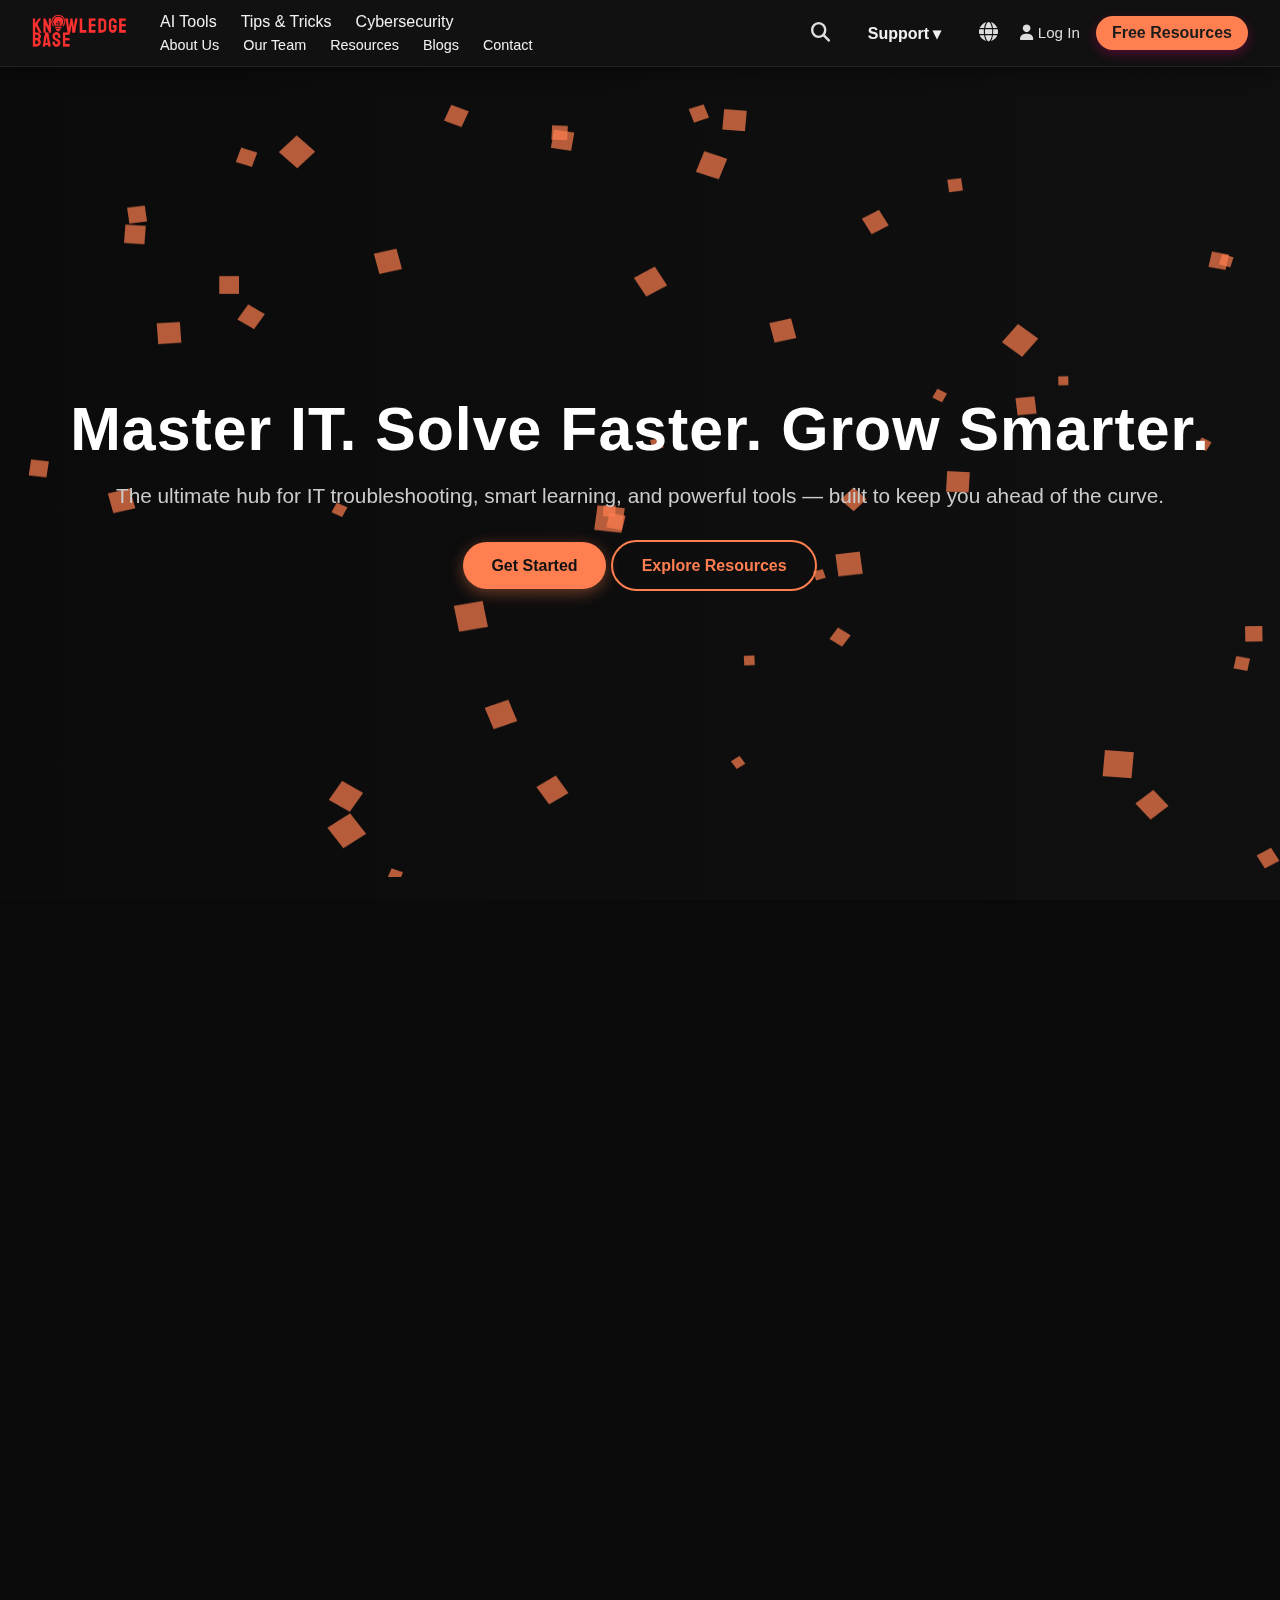
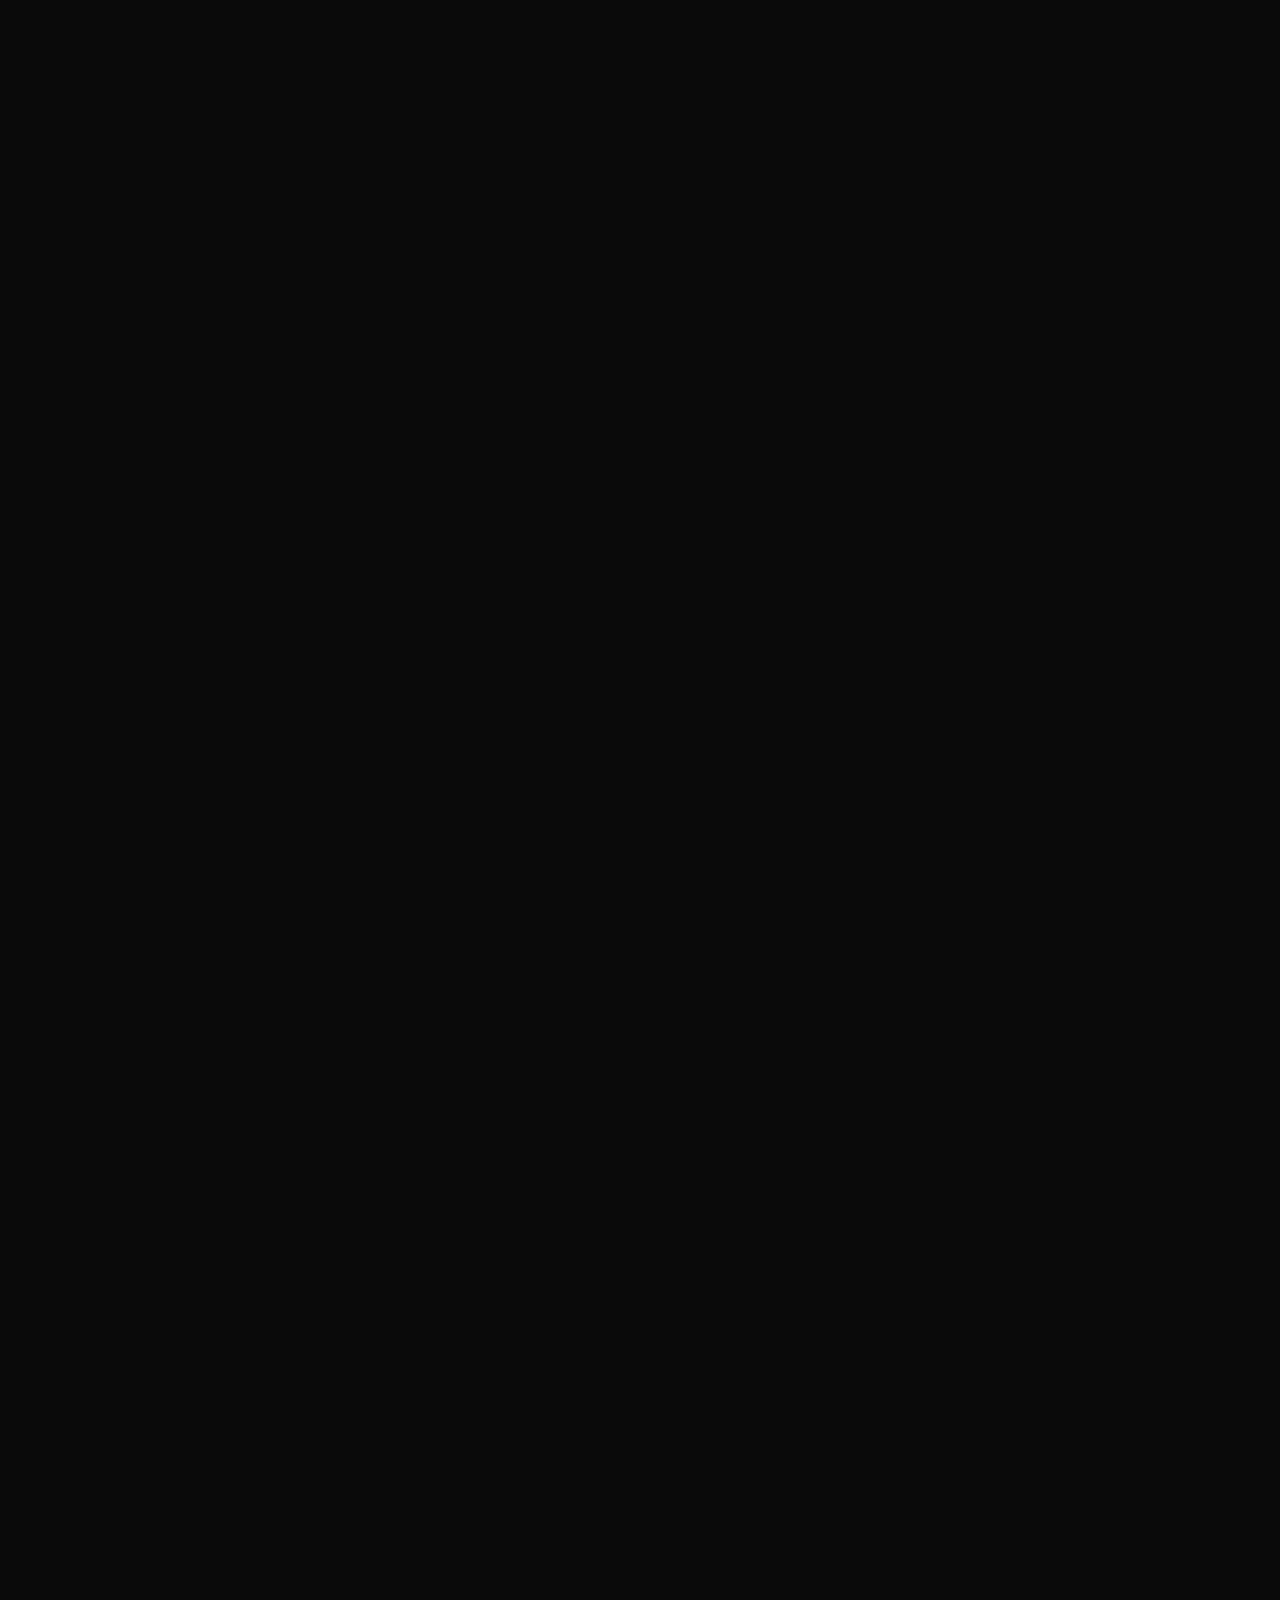
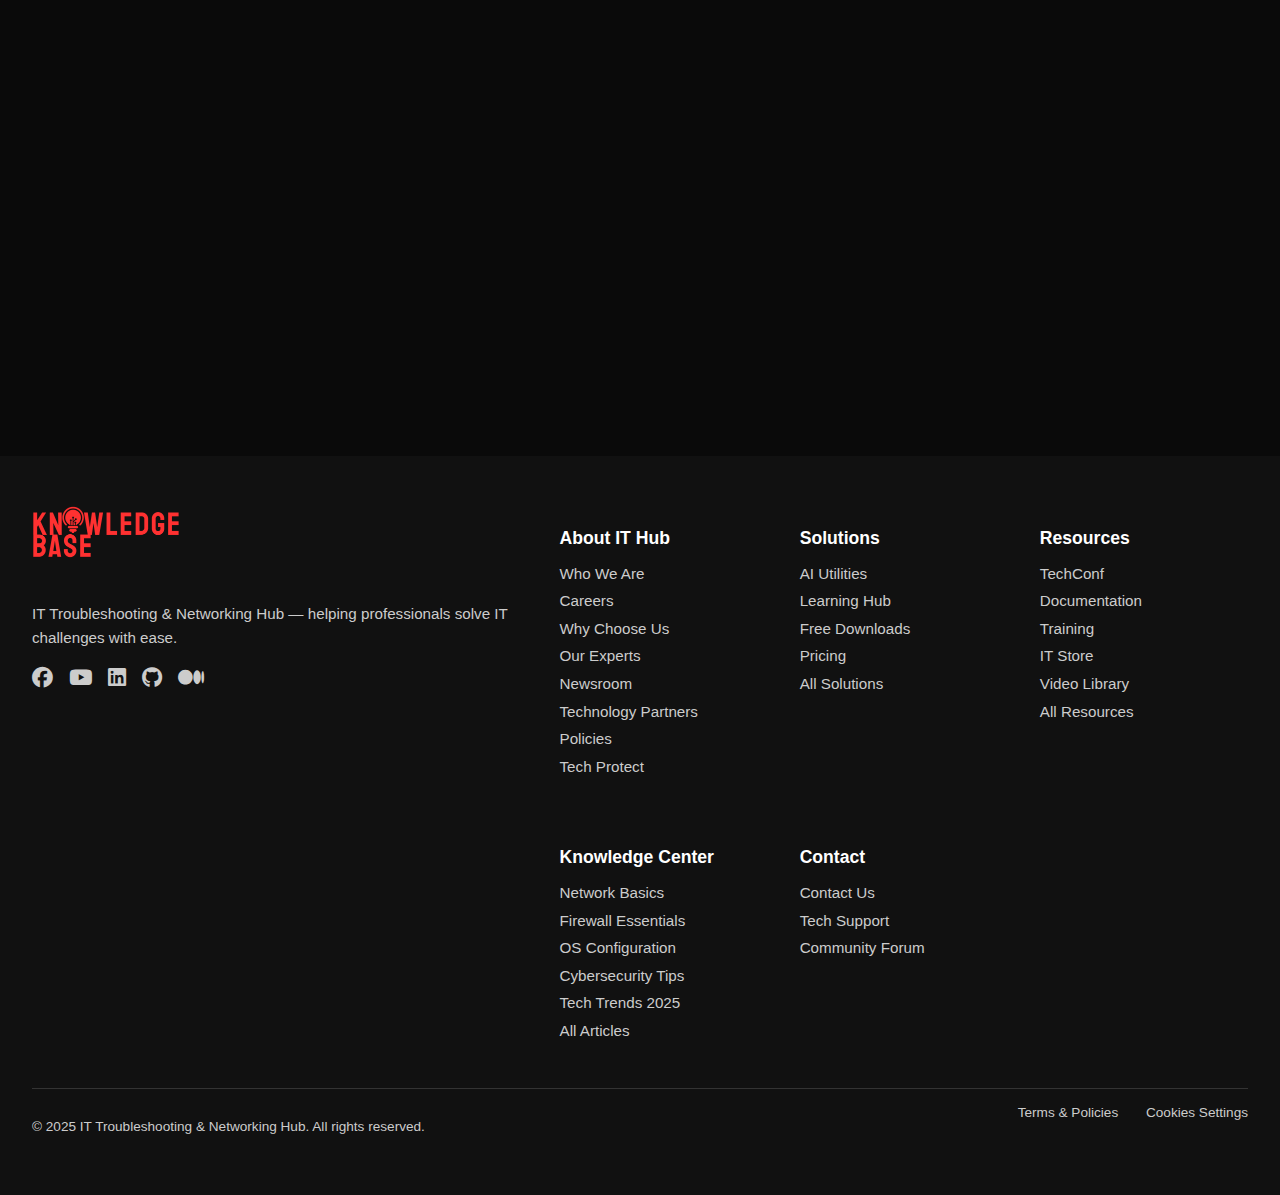
<file: docs/index.html>
<!DOCTYPE html>
<html lang="en">

<head>
    <meta charset="UTF-8">
    <meta name="viewport" content="width=device-width, initial-scale=1.0">
    <title>KnowledgeBase</title>
    <link rel="stylesheet" href="css/main.css">
    <link rel="stylesheet" href="css/animations.css">
    <link rel="stylesheet" href="https://cdnjs.cloudflare.com/ajax/libs/font-awesome/6.4.0/css/all.min.css">
</head>

<body>

    <!-- 🔹 HEADER / NAVBAR -->
    <header class="navbar">
        <div class="navbar-container">

            <!-- Logo -->
            <a href="index.html" class="logo">
                <img src="./assets/mainn.png" alt="IT Troubleshooting Logo">
            </a>

            <!-- Menu -->
            <nav class="nav-links">
                <ul>
                    <li><a href="ai_tools.html">AI Tools</a></li>
                    <li><a href="tips.html">Tips & Tricks</a></li>
                    <li><a href="security.html">Cybersecurity</a></li>
                </ul>
                <ul class="sub-links">
                    <li><a href="about_us.html">About Us</a></li>
                    <li><a href="team.html">Our Team</a></li>
                    <li><a href="resources.html">Resources</a></li>
                    <li><a href="blogs.html">Blogs</a></li>
                    <li><a href="contact.html">Contact</a></li>
                </ul>
            </nav>

            <!-- Right Side Actions -->
            <div class="nav-actions">
                <button class="icon-btn" title="Search"><i class="fas fa-search"></i></button>

                <!-- Support Dropdown -->
                <li class="dropdown">
                    <a href="support.html" class="dropdown-toggle">Support ▾</a>
                    <ul class="dropdown-content">
                        <li><a href="support.html">Help Center</a></li>
                        <li><a href="community.html">Community</a></li>
                        <li><a href="docs.html">Documentation</a></li>
                        <li><a href="career.html">Career</a></li>
                    </ul>
                </li>

                <button class="icon-btn" title="Language"><i class="fas fa-globe"></i></button>
                <a href="auth.html" class="nav-login"><i class="fas fa-user"></i> Log In</a>
                <a href="downloads.html" class="nav-cta">Free Resources</a>
            </div>
        </div>
    </header>

<!-- 🔹 HERO -->
<section class="hero">
  <canvas id="hero-bg"></canvas>
  <div class="hero-content">
    <h1>Master IT. Solve Faster. Grow Smarter.</h1>
    <p>The ultimate hub for IT troubleshooting, smart learning, and powerful tools — built to keep you ahead of the curve.</p>
    <a href="auth.html" class="btn primary">Get Started</a>
    <a href="resources.html" class="btn secondary">Explore Resources</a>
  </div>
</section>

<!-- 🔹 FEATURES -->
<section class="features reveal">
  <h2>Why Choose KnowledgeBase?</h2>
  <div class="feature-grid">
    <div class="feature-card reveal-zoom">
  <i class="fas fa-bolt"></i>
  <h3>Fast Search</h3>
  <p>Find answers instantly with optimized search tools.</p>
</div>

<div class="feature-card reveal-zoom">
  <i class="fas fa-brain"></i>
  <h3>AI Powered</h3>
  <p>Get personalized, intelligent recommendations.</p>
</div>

<div class="feature-card reveal-zoom">
  <i class="fas fa-shield-alt"></i>
  <h3>Secure</h3>
  <p>Your data is protected with top-notch security.</p>
</div>

<div class="feature-card reveal-zoom">
  <i class="fas fa-users"></i>
  <h3>Collaboration</h3>
  <p>Work together seamlessly with team-driven knowledge sharing.</p>
</div>

<div class="feature-card reveal-zoom">
  <i class="fas fa-sync-alt"></i>
  <h3>Always Updated</h3>
  <p>Stay ahead with fresh, continuously updated resources.</p>
</div>

<!-- 🔹 New 7 Features -->
<div class="feature-card reveal-zoom">
  <i class="fas fa-tools"></i>
  <h3>Step-by-Step Guides</h3>
  <p>Follow clear troubleshooting workflows for quick solutions.</p>
</div>

<div class="feature-card reveal-zoom">
  <i class="fas fa-bug"></i>
  <h3>Error Diagnostics</h3>
  <p>Identify and resolve common system issues with intelligent error insights.</p>
</div>

<div class="feature-card reveal-zoom">
  <i class="fas fa-headset"></i>
  <h3>24/7 Support</h3>
  <p>Access round-the-clock technical support and expert assistance.</p>
</div>

<div class="feature-card reveal-zoom">
  <i class="fas fa-server"></i>
  <h3>System Monitoring</h3>
  <p>Proactively detect problems with real-time system health checks.</p>
</div>

<div class="feature-card reveal-zoom">
  <i class="fas fa-cloud"></i>
  <h3>Cloud Integration</h3>
  <p>Solve issues faster with seamless cloud-based troubleshooting tools.</p>
</div>

<div class="feature-card reveal-zoom">
  <i class="fas fa-laptop-code"></i>
  <h3>Developer Tools</h3>
  <p>Advanced debugging utilities designed for IT specialists and dev teams.</p>
</div>

<div class="feature-card reveal-zoom">
  <i class="fas fa-graduation-cap"></i>
  <h3>Learning Hub</h3>
  <p>Improve skills with tutorials, best practices, and troubleshooting courses.</p>
</div>
</section>

<!-- 🔹 SHOWCASE -->
<section class="showcase">
  <div class="showcase-content reveal-left">
    <h2>Everything in One Place</h2>
    <p>Explore tutorials, resources, AI tools, and more — built to help you grow and succeed.</p>
    <a href="products.html" class="btn primary">Discover More</a>
  </div>
  <div class="showcase-image reveal-right">
    <img src="./assets/mainn.png" alt="Demo Preview">
  </div>
</section>

<!-- 🔹 TESTIMONIALS -->
<section class="testimonials reveal">
  <h2>What Our Valued Users Say !</h2>

  <div class="testimonial-slider">
    <!-- Slide 1 -->
    <div class="testimonial-slide active">
      <div class="quote">❝</div>
      <p>"KnowledgeBase has transformed how my team finds solutions. Fast and reliable!"</p>
      <div class="stars" data-rating="5.0">★★★★★</div>
      <span class="name">Sabrina Sarah</span>
      <span class="role">IT Specialist</span>
    </div>

    <!-- Slide 2 -->
    <div class="testimonial-slide">
      <div class="quote">❝</div>
      <p>"The AI-powered search is a game-changer. Highly recommend!"</p>
      <div class="stars" data-rating="4.9">★★★★★</div>
      <span class="name">Sarah Islam</span>
      <span class="role">Developer</span>
    </div>

    <!-- Slide 3 -->
    <div class="testimonial-slide">
      <div class="quote">❝</div>
      <p>"Finally, one platform where all my learning resources live. Love the design!"</p>
      <div class="stars" data-rating="4.8">★★★★★</div>
      <span class="name">Raffat Esha</span>
      <span class="role">Student</span>
    </div>

    <!-- Slide 4 -->
    <div class="testimonial-slide">
      <div class="quote">❝</div>
      <p>"Security and speed in one place — perfect for enterprise teams."</p>
      <div class="stars" data-rating="5.0">★★★★★</div>
      <span class="name">Esha Sultana</span>
      <span class="role">CTO</span>
    </div>

    <!-- Slide 5 -->
    <div class="testimonial-slide">
      <div class="quote">❝</div>
      <p>"Their step-by-step guides saved me countless hours troubleshooting!"</p>
      <div class="stars" data-rating="4.9">★★★★★</div>
      <span class="name">Mantasha Jahan</span>
      <span class="role">System Admin</span>
    </div>

    <!-- Slide 6 -->
    <div class="testimonial-slide">
      <div class="quote">❝</div>
      <p>"Collaboration tools are spot on — my team works seamlessly now."</p>
      <div class="stars" data-rating="4.7">★★★★★</div>
      <span class="name">Arpi Jahan</span>
      <span class="role">Project Manager</span>
    </div>

    <!-- Slide 7 -->
    <div class="testimonial-slide">
      <div class="quote">❝</div>
      <p>"Super reliable for troubleshooting — the monitoring tools are great!"</p>
      <div class="stars" data-rating="4.9">★★★★★</div>
      <span class="name">Safin Rabbani</span>
      <span class="role">Network Engineer</span>
    </div>

    <!-- Slide 8 -->
    <div class="testimonial-slide">
      <div class="quote">❝</div>
      <p>"The platform just keeps getting better. Excellent updates."</p>
      <div class="stars" data-rating="5.0">★★★★★</div>
      <span class="name">Rajib Howlader</span>
      <span class="role">Software Architect</span>
    </div>

    <!-- Slide 9 -->
    <div class="testimonial-slide">
      <div class="quote">❝</div>
      <p>"KnowledgeBase feels like the future of IT support — smart and secure."</p>
      <div class="stars" data-rating="4.8">★★★★★</div>
      <span class="name">Tanvir Rahman</span>
      <span class="role">Cybersecurity Specialist</span>
    </div>

    <!-- Slide 10 -->
    <div class="testimonial-slide">
      <div class="quote">❝</div>
      <p>"The AI insights are beyond expectations. Very impressed."</p>
      <div class="stars" data-rating="4.9">★★★★★</div>
      <span class="name">Mustaquim Ahmad</span>
      <span class="role">Cloud Engineer</span>
    </div>

    <!-- More international testimonials -->
    <div class="testimonial-slide">
      <div class="quote">❝</div>
      <p>"The best troubleshooting hub I've ever used — fast and efficient."</p>
      <div class="stars" data-rating="5.0">★★★★★</div>
      <span class="name">Henry Arthur</span>
      <span class="role">Engineer, UK</span>
    </div>

    <div class="testimonial-slide">
      <div class="quote">❝</div>
      <p>"Flexible, modern, and truly helpful for my IT team."</p>
      <div class="stars" data-rating="4.8">★★★★★</div>
      <span class="name">Jerome Bell</span>
      <span class="role">Product Analyst, Scotland</span>
    </div>

    <div class="testimonial-slide">
      <div class="quote">❝</div>
      <p>"An innovative toolset — highly recommended for professionals."</p>
      <div class="stars" data-rating="4.9">★★★★★</div>
      <span class="name">Eleanor Pena</span>
      <span class="role">Danish IT Consultant</span>
    </div>

    <div class="testimonial-slide">
      <div class="quote">❝</div>
      <p>"Great for collaboration and enterprise-scale IT management."</p>
      <div class="stars" data-rating="4.7">★★★★★</div>
      <span class="name">Ahmet Kaya</span>
      <span class="role">Tech Lead, Turkey</span>
    </div>

    <div class="testimonial-slide">
      <div class="quote">❝</div>
      <p>"This platform has changed how we handle IT requests — so smooth."</p>
      <div class="stars" data-rating="4.9">★★★★★</div>
      <span class="name">Ali Raza</span>
      <span class="role">Support Engineer, Pakistan</span>
    </div>

    <div class="testimonial-slide">
      <div class="quote">❝</div>
      <p>"Reliable, secure, and blazing fast. Just what enterprises need."</p>
      <div class="stars" data-rating="5.0">★★★★★</div>
      <span class="name">Faisal Al-Harbi</span>
      <span class="role">IT Manager, Saudi Arabia</span>
    </div>
  </div>

  <!-- Dots -->
  <div class="testimonial-dots"></div>

  <!-- Stats -->
  <div class="testimonial-stats">
    <div>
      <h3 class="counter" data-target="45">0</h3>
      <p>Happy Customers</p>
    </div>
    <div>
      <h3 class="counter" data-target="5000">0</h3>
      <p>Hours Spent on Craft</p>
    </div>
    <div>
      <h3 class="counter" data-target="4.8">0</h3>
      <p>Average Review Rating</p>
    </div>
  </div>
</section>


<!-- 🔹 CALL TO ACTION -->
<section class="cta reveal-zoom">
  <h2>Ready to Master Knowledge?</h2>
  <p>Join thousands of learners and professionals already using KnowledgeBase.</p>
  <a href="auth.html" class="btn primary">Join Now</a>
</section>


    <!-- 🔹 FOOTER -->
    <footer class="footer">
        <div class="footer-top">
            <!-- Logo + About -->
            <div class="footer-brand">
                <a href="index.html" class="footer-logo">
                    <img src="./assets/mainn.png" alt="IT Hub Logo">
                </a>
                <p>IT Troubleshooting & Networking Hub — helping professionals solve IT challenges with ease.</p>

                <!-- Social Icons -->
                <div class="social">
                    <a href="#"><i class="fab fa-facebook"></i></a>
                    <a href="#"><i class="fab fa-youtube"></i></a>
                    <a href="#"><i class="fab fa-linkedin"></i></a>
                    <a href="#"><i class="fab fa-github"></i></a>
                    <a href="#"><i class="fab fa-medium"></i></a>
                </div>
            </div>

            <!-- Footer Links -->
            <div class="footer-container">
                <!-- Company -->
                <div class="footer-col">
                    <h4>About IT Hub</h4>
                    <ul>
                        <li><a href="about.html">Who We Are</a></li>
                        <li><a href="careers.html">Careers</a></li>
                        <li><a href="#">Why Choose Us</a></li>
                        <li><a href="#">Our Experts</a></li>
                        <li><a href="newsroom.html">Newsroom</a></li>
                        <li><a href="partners.html">Technology Partners</a></li>
                        <li><a href="policies.html">Policies</a></li>
                        <li><a href="#">Tech Protect</a></li>
                    </ul>
                </div>

                <!-- Solutions -->
                <div class="footer-col">
                    <h4>Solutions</h4>
                    <ul>
                        <li><a href="ai_tools.html">AI Utilities</a></li>
                        <li><a href="learnbase.html">Learning Hub</a></li>
                        <li><a href="#">Free Downloads</a></li>
                        <li><a href="#">Pricing</a></li>
                        <li><a href="products.html">All Solutions</a></li>
                    </ul>
                </div>

                <!-- Resources -->
                <div class="footer-col">
                    <h4>Resources</h4>
                    <ul>
                        <li><a href="conf.html">TechConf</a></li>
                        <li><a href="documentation.html">Documentation</a></li>
                        <li><a href="training.html">Training</a></li>
                        <li><a href="store.html">IT Store</a></li>
                        <li><a href="videos.html">Video Library</a></li>
                        <li><a href="resources.html">All Resources</a></li>
                    </ul>
                </div>

                <!-- Knowledge -->
                <div class="footer-col">
                    <h4>Knowledge Center</h4>
                    <ul>
                        <li><a href="#">Network Basics</a></li>
                        <li><a href="#">Firewall Essentials</a></li>
                        <li><a href="#">OS Configuration</a></li>
                        <li><a href="#">Cybersecurity Tips</a></li>
                        <li><a href="#">Tech Trends 2025</a></li>
                        <li><a href="articles.html">All Articles</a></li>
                    </ul>
                </div>

                <!-- Contact -->
                <div class="footer-col">
                    <h4>Contact</h4>
                    <ul>
                        <li><a href="contact.html">Contact Us</a></li>
                        <li><a href="support.html">Tech Support</a></li>
                        <li><a href="community.html">Community Forum</a></li>
                    </ul>
                </div>
            </div>
        </div>

        <!-- Bottom -->
        <div class="footer-bottom">
            <p>© 2025 IT Troubleshooting & Networking Hub. All rights reserved.</p>
            <div class="footer-links">
                <a href="policies.html">Terms & Policies</a>
                <a href="#">Cookies Settings</a>
            </div>
        </div>
    </footer>

    <script src="js/animations.js"></script>
    <script src="js/main.js"></script>
    <script src="js/auth.js"></script>
</body>

</html>
</file>
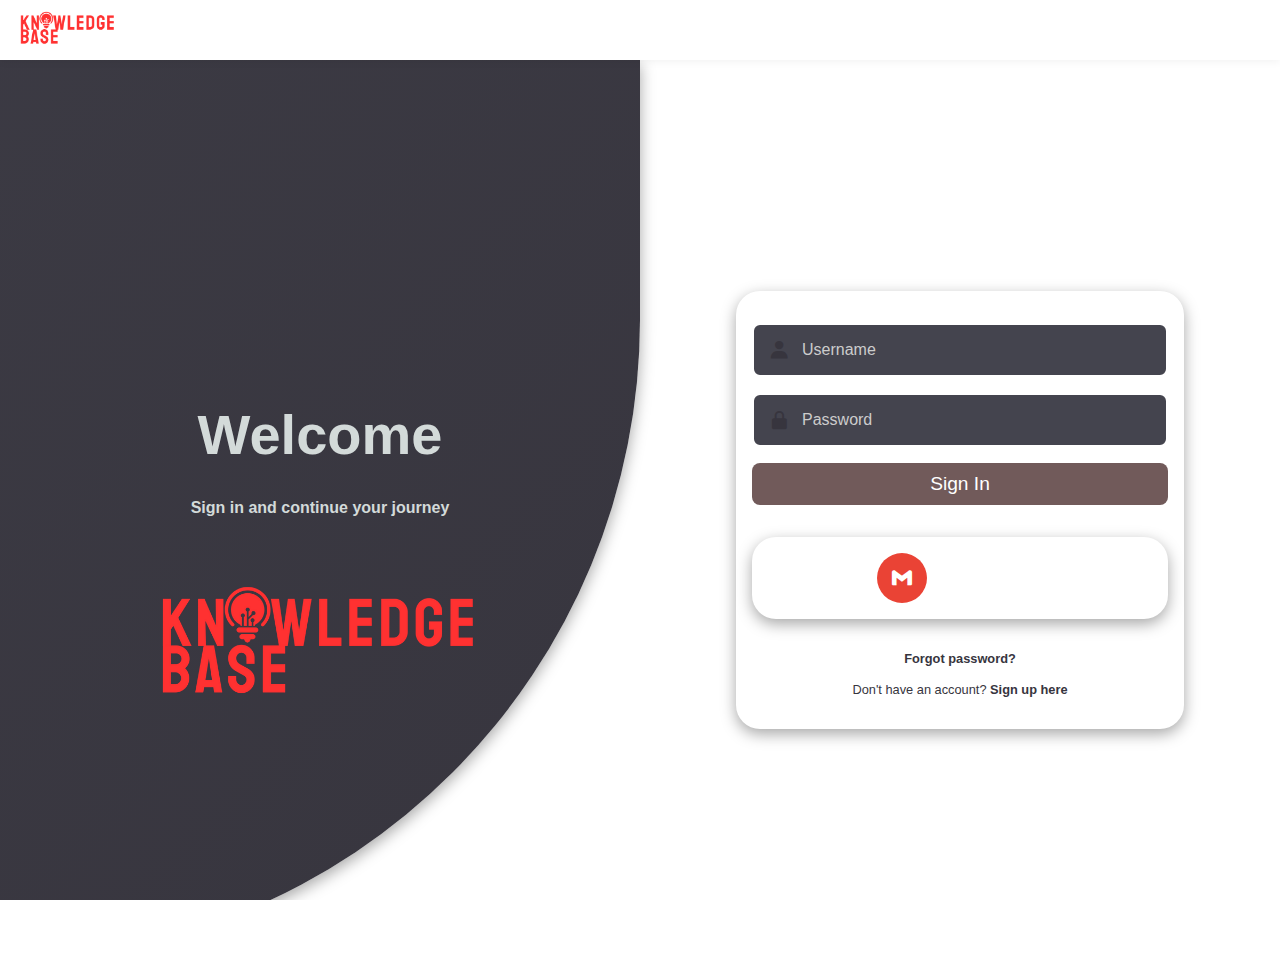
<file: docs/auth.html>
<!DOCTYPE html>
<html lang="en">

<head>
    <meta charset="UTF-8">
    <meta name="viewport" content="width=device-width, initial-scale=1.0">
    <title>Login & Signup</title>
    <link href="https://unpkg.com/boxicons@2.1.4/css/boxicons.min.css" rel="stylesheet">

    <style>
        :root {
            --primary-color: #715A5A;
            --secondary-color: #D3DAD9;
            --black: #000000;
            --white: #ffffff;
            --gray: #44444E;
            --gray-2: #37353E;

            --facebook-color: #1877F2;
            --google-color: #EA4335;
            --twitter-color: #1DA1F2;
            --insta-color: #E1306C;
            --youtube-color: #FF0000;
            --linkedin-color: #0A66C2;
            --github-color: #333333;
        }

        @import url('https://fonts.googleapis.com/css2?family=Poppins:wght@200;300;400;500;600&display=swap');

        * {
            font-family: 'Poppins', sans-serif;
            margin: 0;
            padding: 0;
            box-sizing: border-box;
        }

        html,
        body {
            height: 100vh;
            overflow: hidden;
        }
        

        /* Navbar container */
        .navbar {
            width: 100%;
            background-color: #ffffff; /* White background, adjust if needed */
            padding: 10px 20px;
            box-shadow: 0 2px 8px rgba(0, 0, 0, 0.05); /* subtle shadow */
            position: sticky;
            top: 0;
            z-index: 1000;
        }

        /* Inner container */
        .navbar-container {
            display: flex;
            align-items: center;
            justify-content: flex-start; /* keep logo on the left */
        }

        /* Logo */
        .logo img {
            height: 40px;     /* adjust size to be clear, not blurred */
            width: auto;
            display: block;
            cursor: pointer;
            transition: transform 0.3s ease, filter 0.3s ease;
        }

        /* Hover effect for logo */
        .logo img:hover {
            transform: scale(1.08); /* slight zoom */
            filter: brightness(1.1);
        }
        .container {
            position: relative;
            min-height: 100vh;
            overflow: hidden;
        }

        .row {
            display: flex;
            flex-wrap: wrap;
            height: 100vh;
        }

        .col {
            width: 50%;
        }

        .align-items-center {
            display: flex;
            align-items: center;
            justify-content: center;
            text-align: center;
        }

        .form-wrapper {
            width: 100%;
            max-width: 28rem;
        }

        .form {
            padding: 1rem;
            background-color: var(--white);
            border-radius: 1.5rem;
            width: 100%;
            box-shadow: rgba(0, 0, 0, 0.35) 0px 5px 15px;
            transform: scale(0);
            transition: .5s ease-in-out;
            transition-delay: 1s;
        }

        .input-group {
            position: relative;
            width: 100%;
            margin: 1rem 0;
        }

        .input-group i {
            position: absolute;
            top: 50%;
            left: 1rem;
            transform: translateY(-50%);
            font-size: 1.4rem;
            color: var(--gray-2);
        }

        .input-group input {
            width: 100%;
            padding: 1rem 3rem;
            font-size: 1rem;
            background-color: var(--gray);
            border-radius: .5rem;
            border: 0.125rem solid var(--white);
            outline: none;
            color: var(--white);
        }

        .input-group input::placeholder {
            color: #ccc;
        }

        .input-group input:focus {
            border: 0.125rem solid var(--primary-color);
        }

        .form button {
            cursor: pointer;
            width: 100%;
            padding: .6rem 0;
            border-radius: .5rem;
            border: none;
            background-color: var(--primary-color);
            color: var(--white);
            font-size: 1.2rem;
            outline: none;
            transition: .3s ease-in-out;
        }

        .form button:hover {
            background-color: var(--secondary-color);
            color: var(--gray-2);
            transform: scale(1.05);
            box-shadow: 0 0 15px var(--secondary-color);
        }

        .form p {
            margin: 1rem 0;
            font-size: .8rem;
            color: var(--gray-2);
        }

        .flex-col {
            flex-direction: column;
        }

        .social-list {
            margin: 2rem 0;
            padding: 1rem;
            border-radius: 1.5rem;
            width: 100%;
            box-shadow: rgba(0, 0, 0, 0.35) 0px 5px 15px;
            display: flex;
            justify-content: center;
            gap: 0.5rem;
            transform: scale(0);
            transition: .5s ease-in-out;
        }

        .social-list>div {
            width: 50px;
            height: 50px;
            display: flex;
            justify-content: center;
            align-items: center;
            color: var(--white);
            border-radius: 50%;
            cursor: pointer;
            transform: scale(0);
            transition: .4s ease-in-out;
            font-size: 1.5rem;
            opacity: 0;
        }

        .social-list>div.visible {
            opacity: 1;
            transform: scale(1);
        }

        .social-list>div:hover {
            transform: scale(1.3);
            box-shadow: 0 0 15px currentColor;
        }

        .facebook-bg {
            background-color: var(--facebook-color);
        }

        .google-bg {
            background-color: var(--google-color);
        }

        .twitter-bg {
            background-color: var(--twitter-color);
        }

        .insta-bg {
            background-color: var(--insta-color);
        }

        .youtube-bg {
            background-color: var(--youtube-color);
        }

        .linkedin-bg {
            background-color: var(--linkedin-color);
        }

        .github-bg {
            background-color: var(--github-color);
        }

        .pointer {
            cursor: pointer;
        }

        .container.sign-in .form.sign-in,
        .container.sign-in .social-list.sign-in,
        .container.sign-in .social-list.sign-in>div,
        .container.sign-up .form.sign-up,
        .container.sign-up .social-list.sign-up,
        .container.sign-up .social-list.sign-up>div {
            transform: scale(1);
        }

        .content-row {
            position: absolute;
            top: 0;
            left: 0;
            pointer-events: none;
            z-index: 6;
            width: 100%;
        }

        .text {
            margin: 4rem;
            color: var(--gray-2);
        }

        .text h2 {
            font-size: 3.5rem;
            font-weight: 800;
            margin: 2rem 0;
            transition: 1s ease-in-out;
        }

        .text p {
            font-weight: 600;
            transition: 1s ease-in-out;
            transition-delay: .2s;
        }

        .img img {
            width: 25vw;
            display: block;
            margin: 0 auto;
            transition: 1s ease-in-out;
            transition-delay: .4s;
        }

        .text.sign-in h2,
        .text.sign-in p,
        .img.sign-in img {
            color: #D3DAD9;
            transform: translateX(-250%);
        }

        .text.sign-up h2,
        .text.sign-up p,
        .img.sign-up img {
            color: #D3DAD9;
            transform: translateX(250%);
        }

        .container.sign-in .text.sign-in h2,
        .container.sign-in .text.sign-in p,
        .container.sign-in .img.sign-in img,
        .container.sign-up .text.sign-up h2,
        .container.sign-up .text.sign-up p,
        .container.sign-up .img.sign-up img {
            transform: translateX(0);
        }

        /* BACKGROUND */
        .container::before {
            content: "";
            position: absolute;
            top: 0;
            right: 0;
            height: 100vh;
            width: 300vw;
            transform: translate(35%, 0);
            background-image: linear-gradient(-45deg, var(--gray-2) 0%, var(--gray) 100%);
            transition: 1s ease-in-out;
            z-index: 6;
            box-shadow: rgba(0, 0, 0, 0.35) 0px 5px 15px;
            border-bottom-right-radius: max(50vw, 50vh);
            border-top-left-radius: max(50vw, 50vh);
        }

        .container.sign-in::before {
            transform: translate(0, 0);
            right: 50%;
        }

        .container.sign-up::before {
            transform: translate(100%, 0);
            right: 50%;
        }

        /* RESPONSIVE */
        @media only screen and (max-width: 425px) {

            .container::before,
            .container.sign-in::before,
            .container.sign-up::before {
                height: 100vh;
                border-bottom-right-radius: 0;
                border-top-left-radius: 0;
                z-index: 0;
                transform: none;
                right: 0;
            }

            .container.sign-in .col.sign-in,
            .container.sign-up .col.sign-up {
                transform: translateY(0);
            }

            .content-row {
                align-items: flex-start !important;
            }

            .col {
                width: 100%;
                position: absolute;
                padding: 2rem;
                background-color: var(--white);
                border-top-left-radius: 2rem;
                border-top-right-radius: 2rem;
                transform: translateY(100%);
                transition: 1s ease-in-out;
            }

            .row {
                align-items: flex-end;
                justify-content: flex-end;
            }

            .form,
            .social-list {
                box-shadow: none;
                margin: 0;
                padding: 0;
            }

            .text {
                margin: 0;
            }

            .text p {
                display: none;
            }

            .text h2 {
                margin: .5rem;
                font-size: 2rem;
            }
        }
    </style>
</head>

<body>

    <!-- Navbar -->
            <header class="navbar">
            <div class="navbar-container">
                <!-- Logo -->
                <a href="index.html" class="logo">
                <img src="./assets/mainn.png" alt="KnowledgeBase Logo">
                </a>
            </div>
            </header> 

    <div id="container" class="container">
        <div class="row">
            <!-- SIGN UP -->
            <div class="col align-items-center flex-col sign-up">
                <div class="form-wrapper align-items-center">
                    <div class="form sign-up">
                        <div class="input-group"><i class='bx bxs-user'></i><input type="text" placeholder="Username">
                        </div>
                        <div class="input-group"><i class='bx bx-mail-send'></i><input type="email" placeholder="Email">
                        </div>
                        <div class="input-group"><i class='bx bxs-lock-alt'></i><input type="password"
                                placeholder="Password"></div>
                        <div class="input-group"><i class='bx bxs-lock-alt'></i><input type="password"
                                placeholder="Confirm Password"></div>
                        <button>Sign Up</button>

                        <div class="social-list sign-up">
                            <div class="google-bg"><i class='bx bxl-gmail'></i></div>
                            <div class="linkedin-bg"><i class='bx bxl-linkedin'></i></div>
                            <div class="github-bg"><i class='bx bxl-github'></i></div>
                        </div>

                        <p><span>Already have an account?</span> <b onclick="toggle()" class="pointer">Sign in here</b>
                        </p>
                    </div>
                </div>
            </div>
            <!-- SIGN IN -->
            <div class="col align-items-center flex-col sign-in">
                <div class="form-wrapper align-items-center">
                    <div class="form sign-in">
                        <div class="input-group"><i class='bx bxs-user'></i><input type="text" placeholder="Username">
                        </div>
                        <div class="input-group"><i class='bx bxs-lock-alt'></i><input type="password"
                                placeholder="Password"></div>
                        <button>Sign In</button>

                        <div class="social-list sign-in">
                            <div class="google-bg"><i class='bx bxl-gmail'></i></div>
                            <div class="linkedin-bg"><i class='bx bxl-linkedin'></i></div>
                            <div class="github-bg"><i class='bx bxl-github'></i></div>
                        </div>

                        <p><b>Forgot password?</b></p>
                        <p><span>Don't have an account?</span> <b onclick="toggle()" class="pointer">Sign up here</b>
                        </p>
                    </div>
                </div>
            </div>
        </div>

        <!-- CONTENT SECTION -->
        <div class="row content-row">
            <div class="col align-items-center flex-col">
                <div class="text sign-in">
                    <h2>Welcome</h2>
                    <p>Sign in and continue your journey</p>
                </div>
                <div class="img sign-in">
                    <a href="../docs/index.html">
                        <img src="./assets/mainn.png" alt="KnowledgeBase Logo">
                    </a>
                </div>
            </div>
            <div class="col align-items-center flex-col">
                <div class="img sign-up">
                    <a href="../docs/index.html">
                        <img src="./assets/mainn.png" alt="KnowledgeBase Logo">
                    </a>
                </div>
                <div class="text sign-up">
                    <h2>Join with us</h2>
                    <p>Create an account to get started</p>
                </div>
            </div>
        </div>
    </div>

    <script>
        let container = document.getElementById('container');

        function toggle() {
            container.classList.toggle('sign-in');
            container.classList.toggle('sign-up');
        }

        setTimeout(() => {
            container.classList.add('sign-in');

            // Animate social icons staggered
            const socialIcons = document.querySelectorAll('.social-list>div');
            socialIcons.forEach((icon, index) => {
                setTimeout(() => {
                    icon.classList.add('visible');
                }, index * 150);
            });
        }, 200);
    </script>

</body>

</html>
</file>
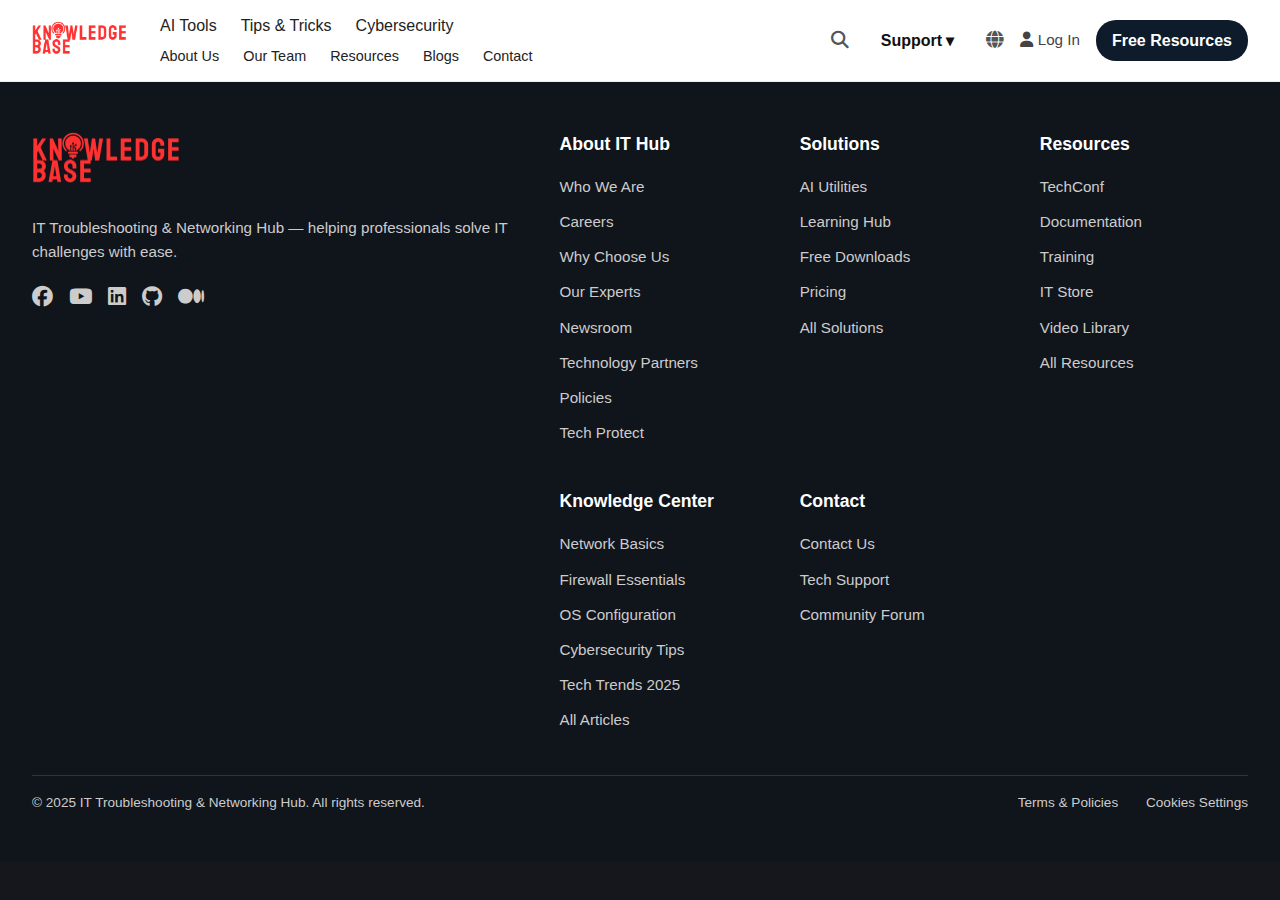
<file: docs/community.html>
<!DOCTYPE html>
<html lang="en">

<head>
  <meta charset="UTF-8">
  <meta name="viewport" content="width=device-width, initial-scale=1.0">
  <title>Blogs | KnowledgeBase</title>
  <link rel="stylesheet" href="css/blogs.css">
  <link rel="stylesheet" href="css/animations.css">
  <link rel="stylesheet" href="https://cdnjs.cloudflare.com/ajax/libs/font-awesome/6.4.0/css/all.min.css">
</head>

<body>

  <!-- 🔹 HEADER / NAVBAR -->
    <header class="navbar">
        <div class="navbar-container">
    
            <!-- Logo -->
            <a href="index.html" class="logo">
                <img src="./assets/mainn.png" alt="IT Troubleshooting Logo">
            </a>
    
            <!-- Menu -->
            <nav class="nav-links">
            <ul>
                    <li><a href="ai_tools.html">AI Tools</a></li>
                    <li><a href="tips.html">Tips & Tricks</a></li>
                    <li><a href="security.html">Cybersecurity</a></li>
            </ul>
            <ul class="sub-links">
                    <li><a href="about_us.html">About Us</a></li>
                    <li><a href="team.html">Our Team</a></li>
                    <li><a href="resources.html">Resources</a></li>
                    <li><a href="blogs.html">Blogs</a></li>
                    <li><a href="contact.html">Contact</a></li>
            </ul>
        </nav>
    
            <!-- Right Side Actions -->
                    <div class="nav-actions">
                    <button class="icon-btn" title="Search"><i class="fas fa-search"></i></button>

                    <!-- Support Dropdown -->
                        <li class="dropdown">
                        <a href="support.html" class="dropdown-toggle">Support ▾</a>
                        <ul class="dropdown-content">
                            <li><a href="support.html">Help Center</a></li>
                            <li><a href="community.html" class="active">Community</a></li>
                            <li><a href="docs.html">Documentation</a></li>
                            <li><a href="career.html">Career</a></li>
                        </ul>
                        </li>

                    <button class="icon-btn" title="Language"><i class="fas fa-globe"></i></button>
                    <a href="auth.html" class="nav-login"><i class="fas fa-user"></i> Log In</a>
                    <a href="downloads.html" class="nav-cta">Free Resources</a>
                    </div>
        </div>
    </header>


  <!-- 🔹 FOOTER -->
<footer class="footer">
    <div class="footer-top">
        <!-- Logo + About -->
        <div class="footer-brand">
            <a href="index.html" class="footer-logo">
                <img src="./assets/mainn.png" alt="IT Hub Logo">
            </a>
            <p>IT Troubleshooting & Networking Hub — helping professionals solve IT challenges with ease.</p>
            
            <!-- Social Icons -->
            <div class="social">
                <a href="#"><i class="fab fa-facebook"></i></a>
                <a href="#"><i class="fab fa-youtube"></i></a>
                <a href="#"><i class="fab fa-linkedin"></i></a>
                <a href="#"><i class="fab fa-github"></i></a>
                <a href="#"><i class="fab fa-medium"></i></a>
            </div>
        </div>

        <!-- Footer Links -->
        <div class="footer-container">
            <!-- Company -->
            <div class="footer-col">
                <h4>About IT Hub</h4>
                <ul>
                    <li><a href="about.html">Who We Are</a></li>
                    <li><a href="careers.html">Careers</a></li>
                    <li><a href="#">Why Choose Us</a></li>
                    <li><a href="#">Our Experts</a></li>
                    <li><a href="newsroom.html">Newsroom</a></li>
                    <li><a href="partners.html">Technology Partners</a></li>
                    <li><a href="policies.html">Policies</a></li>
                    <li><a href="#">Tech Protect</a></li>
                </ul>
            </div>

            <!-- Solutions -->
            <div class="footer-col">
                <h4>Solutions</h4>
                <ul>
                    <li><a href="ai_tools.html">AI Utilities</a></li>
                    <li><a href="learnbase.html">Learning Hub</a></li>
                    <li><a href="#">Free Downloads</a></li>
                    <li><a href="#">Pricing</a></li>
                    <li><a href="products.html">All Solutions</a></li>
                </ul>
            </div>

            <!-- Resources -->
            <div class="footer-col">
                <h4>Resources</h4>
                <ul>
                    <li><a href="conf.html">TechConf</a></li>
                    <li><a href="documentation.html">Documentation</a></li>
                    <li><a href="training.html">Training</a></li>
                    <li><a href="store.html">IT Store</a></li>
                    <li><a href="videos.html">Video Library</a></li>
                    <li><a href="resources.html">All Resources</a></li>
                </ul>
            </div>

            <!-- Knowledge -->
            <div class="footer-col">
                <h4>Knowledge Center</h4>
                <ul>
                    <li><a href="#">Network Basics</a></li>
                    <li><a href="#">Firewall Essentials</a></li>
                    <li><a href="#">OS Configuration</a></li>
                    <li><a href="#">Cybersecurity Tips</a></li>
                    <li><a href="#">Tech Trends 2025</a></li>
                    <li><a href="articles.html">All Articles</a></li>
                </ul>
            </div>

            <!-- Contact -->
            <div class="footer-col">
                <h4>Contact</h4>
                <ul>
                    <li><a href="contact.html">Contact Us</a></li>
                    <li><a href="support.html">Tech Support</a></li>
                    <li><a href="community.html">Community Forum</a></li>
                </ul>
            </div>
        </div>
    </div>

    <!-- Bottom -->
    <div class="footer-bottom">
        <p>© 2025 IT Troubleshooting & Networking Hub. All rights reserved.</p>
        <div class="footer-links">
            <a href="policies.html">Terms & Policies</a>
            <a href="#">Cookies Settings</a>
        </div>
    </div>
</footer>

        <script src="js/blogs.js"></script>
        <script src="js/animations.js"></script>
        <script src="js/main.js"></script>
        <script src="js/auth.js"></script>

</body>
</html>
</file>
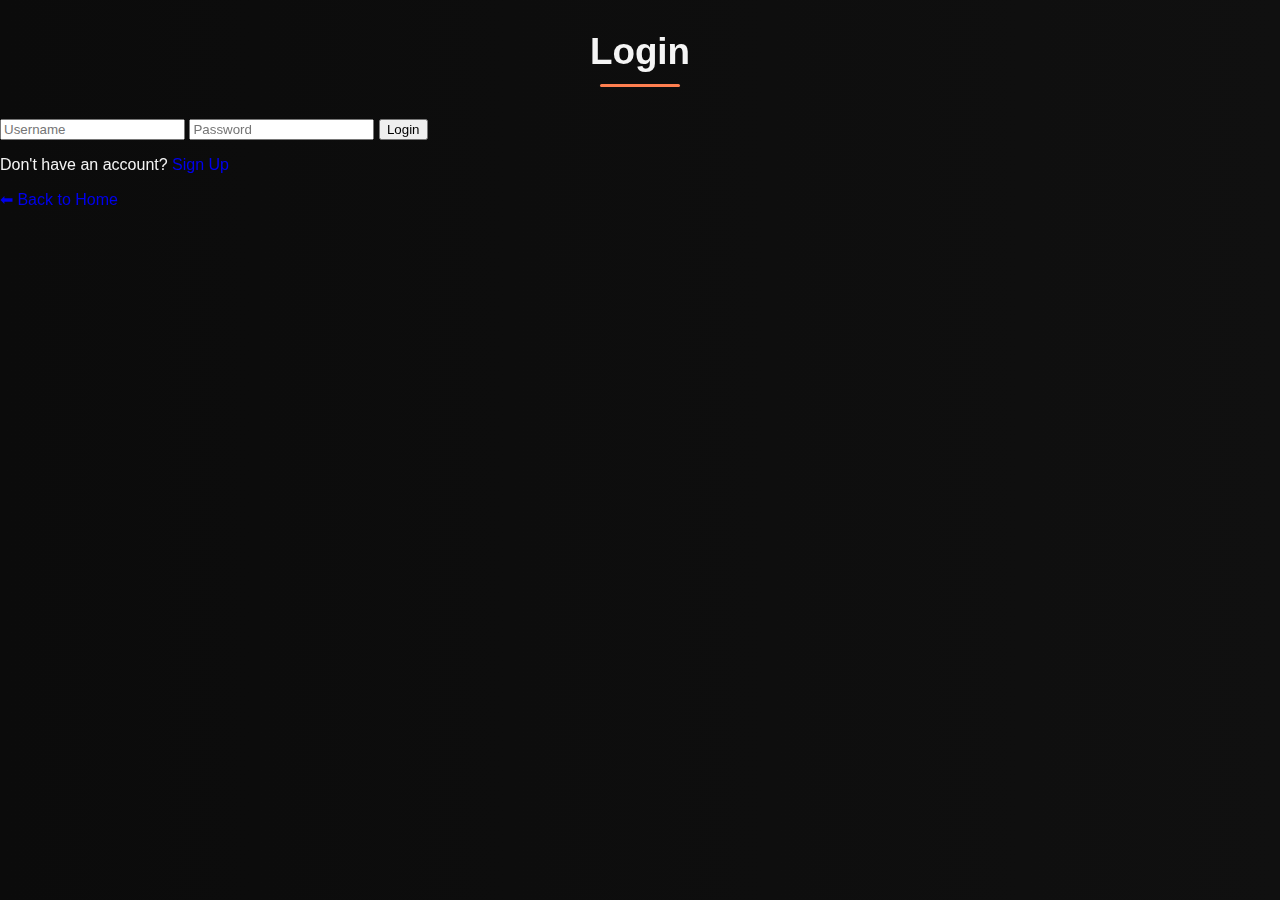
<file: docs/login.html>
<!DOCTYPE html>
<html lang="en">

<head>
    <meta charset="UTF-8" />
    <meta name="viewport" content="width=device-width, initial-scale=1.0" />
    <title>Login - IT KB</title>
    <link rel="stylesheet" href="css/main.css" />
    <script defer src="js/auth.js"></script>
    <script defer src="js/animations.js"></script>
    <script src="https://cdnjs.cloudflare.com/ajax/libs/gsap/3.12.5/gsap.min.js"></script>
</head>

<body>
    <!-- Loader + Transition Overlay -->
    <div id="page-loader">
        <div class="loader-circle"></div>
    </div>
    <div id="transition-overlay"></div>

    <div class="auth-form">
        <h2>Login</h2>
        <input type="text" id="login-username" placeholder="Username" />
        <input type="password" id="login-password" placeholder="Password" />
        <button id="login-btn">Login</button>
        <p>Don't have an account? <a href="signup.html" class="transition-link">Sign Up</a></p>
        <p><a href="index.html" class="transition-link">⬅ Back to Home</a></p>
    </div>
</body>

</html>
</file>
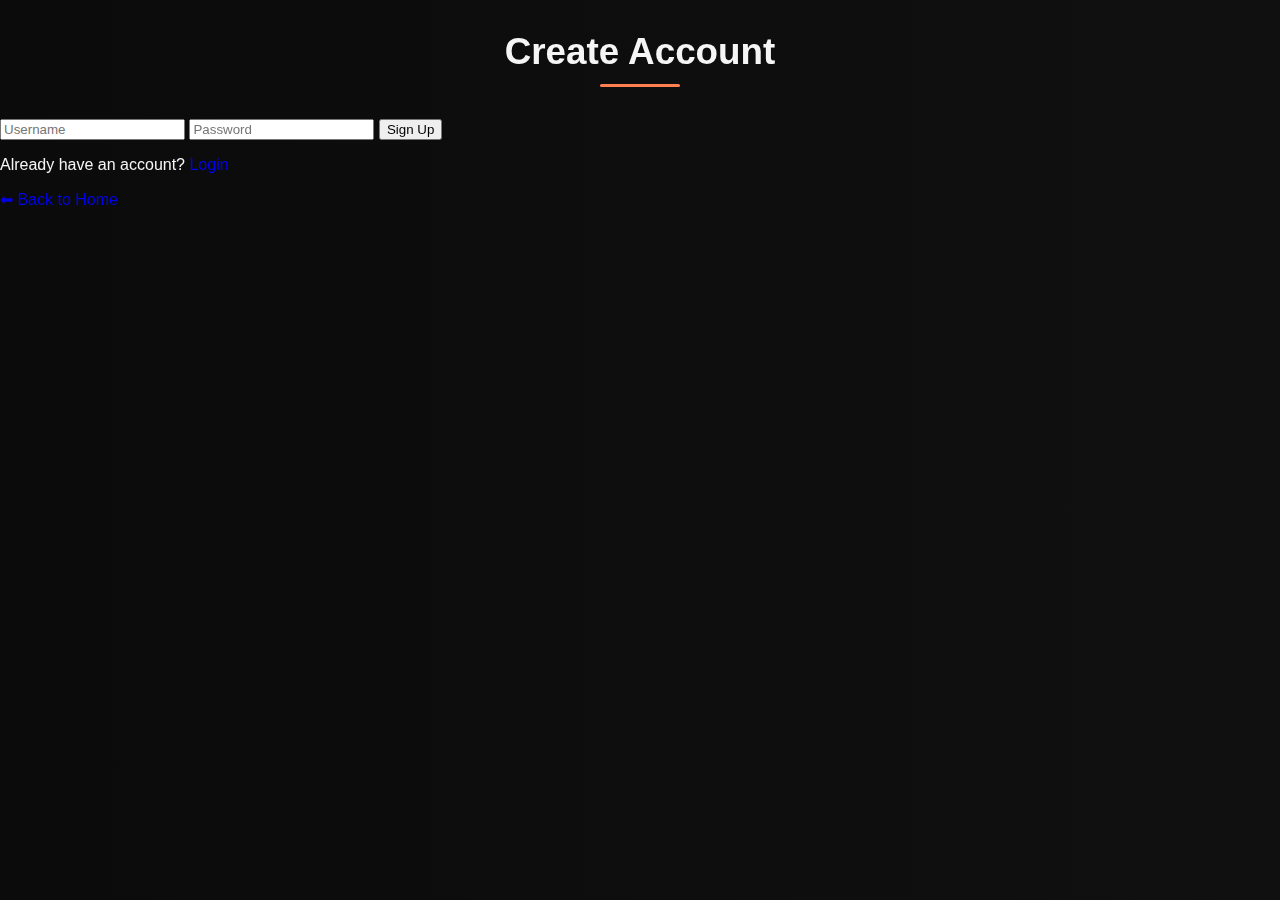
<file: docs/signup.html>
<!DOCTYPE html>
<html lang="en">

<head>
    <meta charset="UTF-8" />
    <meta name="viewport" content="width=device-width, initial-scale=1.0" />
    <title>Sign Up - IT KB</title>
    <link rel="stylesheet" href="css/main.css" />
    <script defer src="js/auth.js"></script>
    <script defer src="js/animations.js"></script>
    <script src="https://cdnjs.cloudflare.com/ajax/libs/gsap/3.12.5/gsap.min.js"></script>
</head>

<body>
    <!-- Loader + Transition Overlay -->
    <div id="page-loader">
        <div class="loader-circle"></div>
    </div>
    <div id="transition-overlay"></div>

    <div class="auth-form">
        <h2>Create Account</h2>
        <input type="text" id="signup-username" placeholder="Username" />
        <input type="password" id="signup-password" placeholder="Password" />
        <button id="signup-btn">Sign Up</button>
        <p>Already have an account? <a href="login.html" class="transition-link">Login</a></p>
        <p><a href="index.html" class="transition-link">⬅ Back to Home</a></p>
    </div>
</body>

</html>
</file>
<file: docs/css/main.css>
/* Animated Gradient Background */
body::before {
  content: "";
  position: fixed;
  inset: 0;
  background: linear-gradient(270deg, #111, #1a1a1a, #0b0b0b);
  background-size: 600% 600%;
  z-index: -2;
  animation: gradientShift 20s ease infinite;
}

@keyframes gradientShift {
  0% { background-position: 0% 50%; }
  50% { background-position: 100% 50%; }
  100% { background-position: 0% 50%; }
}

/* Particle Canvas */
#particles-js {
  position: absolute;
  inset: 0;
  z-index: 0;
}

/* GLOBAL */
body {
  margin: 0;
  font-family: 'Inter', sans-serif;
  background: #0a0a0a;
  color: #f5f5f5;
  overflow-x: hidden;
  scroll-behavior: smooth;
}

h2 {
  font-size: 2.3rem;
  text-align: center;
  margin-bottom: 2rem;
  position: relative;
}

h2::after {
  content: "";
  display: block;
  width: 80px;
  height: 3px;
  background: #FF7F50;
  margin: 0.7rem auto 0;
  border-radius: 2px;
}

/* Navbar */
.navbar {
    position: sticky;
    top: 0;
    z-index: 1000;

    /* Glassmorphism Background */
    background: rgba(15, 15, 15, 0.6);
    backdrop-filter: blur(12px);
    -webkit-backdrop-filter: blur(12px);

    border-bottom: 1px solid rgba(255, 255, 255, 0.1);
    box-shadow: 0 4px 20px rgba(0, 0, 0, 0.4);

    transition: all 0.4s ease-in-out; /* smooth scroll effect */
}

.navbar.scrolled {
    background: rgba(10, 10, 10, 0.9); /* darker & solid on scroll */
    backdrop-filter: blur(16px);
    -webkit-backdrop-filter: blur(16px);
    box-shadow: 0 6px 25px rgba(0, 0, 0, 0.55);
}

/* Navbar Container */
.navbar-container {
    max-width: 1400px;
    margin: auto;
    display: flex;
    align-items: center;
    justify-content: space-between;
    padding: 0.8rem 2rem;
    transition: padding 0.3s ease;
}

.navbar.scrolled .navbar-container {
    padding: 0.5rem 2rem; /* shrink slightly on scroll */
}

/* Logo */
.logo img {
    height: 40px;
    display: block;
    transition: transform 0.3s ease;
}

.logo img:hover {
    transform: scale(1.05);
}

/* Menu Links */
.nav-links {
    flex: 1;
    margin-left: 2rem;
}

.nav-links ul {
    display: flex;
    gap: 1.5rem;
    list-style: none;
    margin: 0;
    padding: 0;
}

.nav-links ul.sub-links {
    margin-top: 0.4rem;
    font-size: 0.9rem;
}

.nav-links a {
    color: #f1f1f1;
    text-decoration: none;
    transition: color 0.3s, transform 0.2s;
    font-weight: 500;
    position: relative;
}

/* Hover underline animation */
.nav-links a::after {
    content: "";
    position: absolute;
    left: 0;
    bottom: -4px;
    width: 0%;
    height: 2px;
    background: #FF7F50;
    transition: width 0.3s ease;
}

.nav-links a:hover::after {
    width: 100%;
}

.nav-links a:hover,
.nav-links a.active {
    color: #FF7F50;
    font-weight: 600;
}

/* Right Actions */
.nav-actions {
    display: flex;
    align-items: center;
    gap: 1rem;
}

/* Icon Buttons */
.icon-btn {
    background: none;
    border: none;
    font-size: 1.2rem;
    cursor: pointer;
    color: #ddd;
    transition: color 0.3s, transform 0.2s;
}

.icon-btn:hover {
    color: #FF7F50;
    transform: scale(1.15);
}

/* Login */
.nav-login {
    text-decoration: none;
    color: #ddd;
    font-size: 0.95rem;
    transition: color 0.3s, transform 0.2s;
}

.nav-login:hover {
    color: #FF7F50;
    transform: translateY(-2px);
}

/* CTA Button */
.nav-cta {
    background: #FF7F50;
    color: #1b1b1b;
    padding: 0.5rem 1rem;
    border-radius: 20px;
    font-weight: 600;
    text-decoration: none;
    transition: all 0.3s ease;
    box-shadow: 0 4px 12px rgba(230, 0, 115, 0.3);
}

.nav-cta:hover {
    background: #FFEE8C;
    box-shadow: 0 6px 20px rgba(230, 0, 115, 0.5);
    transform: translateY(-2px);
}

/* Dropdown */
.dropdown {
  position: relative;
  display: inline-block;
}

.dropdown-toggle {
  color: #f1f1f1;
  text-decoration: none;
  padding: 0.6rem 1rem;
  font-weight: 600;
  transition: color 0.3s ease, transform 0.3s ease;
}

.dropdown-toggle:hover {
  color: #FF7F50;
  transform: scale(1.1);
}

/* Dropdown Menu */
.dropdown-content {
  display: none;
  position: absolute;
  top: 100%;
  left: 0;
  background: rgba(20, 20, 20, 0.85);
  backdrop-filter: blur(8px);
  -webkit-backdrop-filter: blur(8px);
  border: 1px solid rgba(255, 255, 255, 0.15);
  border-radius: 8px;
  min-width: 200px;
  box-shadow: 0 8px 24px rgba(0, 0, 0, 0.5);
  z-index: 1000;
  padding: 0.5rem 0;

  opacity: 0;
  transform: translateY(10px);
  transition: all 0.3s ease-in-out;
}

/* Dropdown Item */
.dropdown-content li {
  list-style: none;
}

.dropdown-content li a {
  display: block;
  padding: 0.6rem 1rem;
  text-decoration: none;
  color: #ddd;
  font-weight: 500;
  transition: color 0.3s ease, background-color 0.3s ease, transform 0.2s;
}

.dropdown-content li a:hover {
  background-color: rgba(255, 255, 255, 0.08);
  color: #FF7F50;
  transform: translateX(4px);
}

/* Show Dropdown on Hover */
.dropdown:hover .dropdown-content {
  display: block;
  opacity: 1;
  transform: translateY(0);
}

/* Remove Glassmorphism from Navbar */
.navbar {
  background: #111;
  border-bottom: 1px solid rgba(255, 255, 255, 0.08);
  position: sticky;
  top: 0;
  z-index: 1000;
}

/* --------------------------
   HERO SECTION
--------------------------- */
.hero {
  position: relative;
  height: 90vh;
  display: flex;
  align-items: center;
  justify-content: center;
  text-align: center;
  color: #fff;
  overflow: hidden;
}

.hero-overlay {
  position: absolute;
  inset: 0;
  background: radial-gradient(circle at top, rgba(255,127,80,0.25), transparent 70%);
  z-index: 1;
}

.hero-content {
  position: relative;
  z-index: 2;
}

#hero-bg {
  position: absolute;
  top: 0;
  left: 0;
  width: 100%;
  height: 100%;
  z-index: 1;
}

.hero h1 {
  font-size: 3.8rem;
  margin-bottom: 1rem;
  color: #fff;
  letter-spacing: 1px;
}

.hero p {
  font-size: 1.3rem;
  margin-bottom: 2rem;
  color: #ccc;
}

.hero-buttons {
  display: flex;
  justify-content: center;
  gap: 1rem;
  flex-wrap: wrap;
}

/* --------------------------
   BUTTONS
--------------------------- */
.btn {
  display: inline-block;
  padding: 0.9rem 1.8rem;
  border-radius: 30px;
  font-weight: 600;
  font-size: 1rem;
  cursor: pointer;
}

.btn.primary {
  background: #FF7F50;
  color: #111;
  box-shadow: 0 4px 15px rgba(255,127,80,0.4);
}

.btn.primary:hover {
  background: #FFEE8C;
  box-shadow: 0 6px 22px rgba(255,127,80,0.6);
}

.btn.secondary {
  border: 2px solid #FF7F50;
  color: #FF7F50;
}

.btn.secondary:hover {
  background: #FF7F50;
  color: #111;
}

/* --------------------------
   FEATURES SECTION
--------------------------- */
.features {
  background: #0f0f0f;
  padding: 5rem 2rem;
}

.feature-grid {
  display: grid;
  grid-template-columns: repeat(auto-fit, minmax(260px, 1fr));
  gap: 2.5rem;
  max-width: 1200px;
  margin: auto;
}

.feature-card {
  background: rgba(30, 30, 30, 0.95);
  border-radius: 14px;
  padding: 2rem;
  text-align: center;
  color: #fff;
  transition: all 0.4s ease;
  box-shadow: 0 0 12px rgba(0, 0, 0, 0.5);
  cursor: pointer;
  position: relative;
  overflow: hidden;
}

.feature-card:hover {
  transform: translateY(-12px) scale(1.02);
  box-shadow: 0 10px 30px rgba(255,127,80,0.3);
}

.feature-card i {
  font-size: 2.5rem;
  color: #ff7f50;
  margin-bottom: 1rem;
  transition: color 0.4s ease;
}

/* Title */
.feature-card h3 {
  margin-bottom: 0.6rem;
  font-size: 1.4rem;
  font-weight: 600;
}

/* Glowy hover effect */
.feature-card:hover {
  transform: translateY(-8px) scale(1.03);
  box-shadow: 0 0 20px rgba(255, 127, 80, 0.6),
              0 0 40px rgba(255, 127, 80, 0.3);
  background: linear-gradient(145deg, rgba(40, 40, 40, 0.95), rgba(20, 20, 20, 0.95));
}

.feature-card:hover i {
  color: #ffa577; /* brighter coral glow */
}

.feature-card::after {
  content: "";
  position: absolute;
  inset: 0;
  border-radius: inherit;
  background: radial-gradient(circle at top left, rgba(255,127,80,0.2), transparent 60%);
  opacity: 0;
  transition: opacity 0.4s ease;
}

.feature-card:hover::after {
  opacity: 1;
}

/* Responsive Layout Tweaks */
@media (max-width: 1200px) {
  .feature-grid {
    grid-template-columns: repeat(auto-fit, minmax(220px, 1fr));
  }
}

@media (max-width: 768px) {
  .feature-grid {
    grid-template-columns: 1fr;
    gap: 1.5rem;
  }
}

/* --------------------------
   SHOWCASE SECTION
--------------------------- */
.showcase {
  display: flex;
  flex-wrap: wrap;
  align-items: center;
  justify-content: space-between;
  gap: 4rem;
  padding: 5rem 2rem;
  max-width: 1200px;
  margin: auto;
}

.showcase-content {
  flex: 1;
  min-width: 280px;
}

.showcase-content h2 {
  text-align: left;
}

.showcase-content p {
  color: #bbb;
  margin-bottom: 1.5rem;
  line-height: 1.6;
}

.showcase-image {
  flex: 1;
  text-align: center;
}

.showcase-image img {
  max-width: 420px;
  border-radius: 14px;
  box-shadow: 0 8px 25px rgba(0,0,0,0.5);
  transition: transform 0.3s ease;
}

.showcase-image img:hover {
  transform: scale(1.05);
}

/* --------------------------
   TESTIMONIAL SECTION
--------------------------- */
.testimonials {
  text-align: center;
  padding: 5rem 2rem;
  background: #0d0d0d;
  color: #fff;
}

.testimonials h2 {
  font-size: 4rem;
  margin-bottom: 2rem;
  color: #ff914d;
}

.testimonial-slider p {
  font-size: 2rem;
}

.testimonial-slider {
  position: relative;
  max-width: 700px;
  margin: 0 auto;
}

.testimonial-slide {
  display: none;
  opacity: 0;
  transform: translateX(100%);
  transition: all 0.7s ease-in-out;
  position: absolute;
  width: 100%;
  left: 0;
}

.testimonial-slide.active {
  display: block;
  opacity: 1;
  transform: translateX(0);
  position: relative;
}

.testimonial-slide.prev {
  display: block;
  opacity: 0;
  transform: translateX(-100%);
}

.quote {
  font-size: 3rem;
  color: #28a745; /* green */
  margin-bottom: 1rem;
}

.stars {
  color: #ffcc00;
  font-size: 1.2rem;
  margin: 0.5rem 0;
}

.name {
  display: block;
  font-weight: bold;
  margin-top: 0.5rem;
}

.role {
  font-size: 0.9rem;
  color: #bbb;
}

/* Dots */
.testimonial-dots {
  margin-top: 1.5rem;
}

.testimonial-dots span {
  display: inline-block;
  width: 10px;
  height: 10px;
  margin: 0 6px;
  background: #555;
  border-radius: 50%;
  cursor: pointer;
  transition: background 0.3s ease;
}

.testimonial-dots span.active {
  background: #ff914d;
  box-shadow: 0 0 10px #ff914d;
}

/* Stats */
.testimonial-stats {
  display: flex;
  justify-content: center;
  margin-top: 3rem;
  gap: 3rem;
}

.testimonial-stats h3 {
  font-size: 2rem;
  color: #ff914d;
}

.testimonial-stats p {
  font-size: 0.9rem;
  color: #ccc;
}

@keyframes fadeIn {
  from { opacity: 0; transform: translateY(20px); }
  to { opacity: 1; transform: translateY(0); }
}



/* --------------------------
   CTA SECTION
--------------------------- */
.cta {
  text-align: center;
  padding: 6rem 2rem;
  background: linear-gradient(135deg, #FF7F50, #FFEE8C);
  color: #111;
}

.cta h2 {
  font-size: 2.6rem;
  margin-bottom: 1rem;
}

.cta p {
  margin-bottom: 2rem;
  font-size: 1.2rem;
}

.cta .btn {
  padding: 1rem 2.2rem;
  font-size: 1.1rem;
  border-radius: 40px;
  background: #111;
  color: #FF7F50;
  transition: all 0.35s ease;
}

.cta .btn:hover {
  background: #FF7F50;
  color: #111;
  box-shadow: 0 6px 22px rgba(0,0,0,0.4);
}

/* Footer */
.footer {
    background: #111;
    color: #ccc;
    padding: 3rem 2rem;
    font-family: 'Inter', sans-serif;
}

.footer-top {
    max-width: 1300px;
    margin: auto;
    display: flex;
    flex-wrap: wrap;
    justify-content: space-between;
    gap: 3rem;
}

/* Brand Section */
.footer-brand {
    flex: 1 1 250px;
    min-width: 250px;
}
.footer-logo img {
    width: 150px;
    margin-bottom: 1rem;
}
.footer-brand p {
    font-size: 0.95rem;
    line-height: 1.6;
    margin-bottom: 1rem;
}
.social {
    display: flex;
    gap: 1rem;
}
.social a {
    font-size: 1.3rem;
    color: #ccc;
    transition: 0.3s;
}
.social a:hover {
    color: #FF7F50;
}

/* Links Section */
.footer-container {
    flex: 3;
    display: grid;
    grid-template-columns: repeat(auto-fit, minmax(180px, 1fr));
    gap: 2rem;
}
.footer h4 {
    color: #fff;
    margin-bottom: 1rem;
    font-size: 1.1rem;
}
.footer ul {
    list-style: none;
    padding: 0;
}
.footer ul li {
    margin-bottom: 0.6rem;
}
.footer ul li a {
    color: #ccc;
    text-decoration: none;
    transition: 0.3s;
    font-size: 0.95rem;
}
.footer ul li a:hover {
    color: #FF7F50;
    transform: translateX(4px);
}

/* Bottom Bar */
.footer-bottom {
    max-width: 1300px;
    margin: 2rem auto 0;
    padding-top: 1rem;
    border-top: 1px solid #333;
    display: flex;
    flex-wrap: wrap;
    justify-content: space-between;
    font-size: 0.85rem;
}
.footer-links a {
    margin-left: 1.5rem;
    color: #ccc;
    transition: 0.3s;
}
.footer-links a:hover {
    color: #ff4081;
}

/* ANIMATIONS */
@keyframes wobble {

    0%,
    100% {
        transform: rotate(0deg);
    }

    25% {
        transform: rotate(5deg);
    }

    50% {
        transform: rotate(-5deg);
    }

    75% {
        transform: rotate(4deg);
    }
}

* {
    text-decoration: none;
}

/* SCROLL REVEAL ANIMATIONS */
.reveal {
  opacity: 0;
  transform: translateY(40px);
  transition: all 0.9s ease;
}

.reveal.active {
  opacity: 1;
  transform: translateY(0);
}

.reveal-left {
  opacity: 0;
  transform: translateX(-50px);
  transition: all 0.9s ease;
}
.reveal-left.active {
  opacity: 1;
  transform: translateX(0);
}

.reveal-right {
  opacity: 0;
  transform: translateX(50px);
  transition: all 0.9s ease;
}
.reveal-right.active {
  opacity: 1;
  transform: translateX(0);
}

.reveal-zoom {
  opacity: 0;
  transform: scale(0.85);
  transition: all 0.9s ease;
}
.reveal-zoom.active {
  opacity: 1;
  transform: scale(1);
}
</file>
<file: docs/css/animations.css>
/* Fade in */
.animate-fade-in {
    opacity: 0;
    transform: translateY(20px);
    transition: all 0.8s ease-out;
}

.animate-fade-in.visible {
    opacity: 1;
    transform: translateY(0);
}

/* Slide up */
.animate-slide-up {
    opacity: 0;
    transform: translateY(50px);
    transition: all 0.8s ease-out;
}

.animate-slide-up.visible {
    opacity: 1;
    transform: translateY(0);
}

@keyframes wobble {

    0%,
    100% {
        transform: rotate(0deg);
    }

    15% {
        transform: rotate(-5deg);
    }

    30% {
        transform: rotate(5deg);
    }

    45% {
        transform: rotate(-3deg);
    }

    60% {
        transform: rotate(3deg);
    }

    75% {
        transform: rotate(-1deg);
    }
}

.animate-fade-in {
    animation: fadeIn 1.2s ease forwards;
}

.animate-slide-up {
    animation: slideUp 1.2s ease forwards;
}
</file>
<file: docs/css/blogs.css>
/* Reset */
* {
   margin: 0; 
   padding: 0; 
   box-sizing: border-box; 
  }

body {
  font-family: 'Helvetica', 'Arial', 'sans-serif';
  background:#16161d; color: #333; line-height: 1.6; 
}


/* Navbar */
.navbar {
    background: #fff;
    border-bottom: 1px solid #eee;
    position: sticky;
    top: 0;
    z-index: 1000;
}

.navbar-container {
    max-width: 1400px;
    margin: auto;
    display: flex;
    align-items: center;
    justify-content: space-between;
    padding: 0.8rem 2rem;
}

/* Logo */
.logo img {
    height: 40px;
    display: block;
}

/* Menu */
.nav-links {
    flex: 1;
    margin-left: 2rem;
}

.nav-links ul {
    display: flex;
    gap: 1.5rem;
    list-style: none;
    margin: 0;
    padding: 0;
}

.nav-links ul.sub-links {
    margin-top: 0.4rem;
    font-size: 0.9rem;
}

.nav-links a {
    color: #222;
    text-decoration: none;
    transition: color 0.3s;
    font-weight: 500;
}

.nav-links a:hover,
.nav-links a.active {
    color: #2f8f46;
    /* vibrant highlight */
    font-weight: 600;
}

/* Right Actions */
.nav-actions {
    display: flex;
    align-items: center;
    gap: 1rem;
}

.icon-btn {
    background: none;
    border: none;
    font-size: 1.1rem;
    cursor: pointer;
    color: #555;
}

.icon-btn:hover {
    color: #2f8f46;
}

.nav-login {
    text-decoration: none;
    color: #444;
    font-size: 0.95rem;
}

.nav-login:hover {
    color: #2f8f46;
}

.nav-cta {
    background: #0d1b2a;
    color: #fff;
    padding: 0.5rem 1rem;
    border-radius: 20px;
    font-weight: 600;
    text-decoration: none;
    transition: background 0.3s;
}

.nav-cta:hover {
    background: #2f8f46;
}

/* General Dropdown */
.dropdown {
  position: relative;
  display: inline-block; /* keeps it inline with other menu items */
}

/* Dropdown Trigger Link */
.dropdown-toggle {
  color: #111;
  text-decoration: none;
  padding: 0.6rem 1rem;
  font-weight: 600;
  transition: color 0.3s ease, transform 0.3s ease;
}

/* Hover effect on the trigger link */
.dropdown-toggle:hover {
  color: #2f8f46; /* accent color */
  transform: scale(1.1);
}

/* Dropdown Menu */
.dropdown-content {
  display: none;
  position: absolute;
  top: 100%; /* places it below the dropdown toggle */
  left: 0;
  background: #fff;
  border: 1px solid #e0e0e0;
  border-radius: 8px;
  min-width: 200px;
  box-shadow: 0 5px 15px rgba(0, 0, 0, 0.1);
  z-index: 1000;
  padding: 0.5rem 0;
}

/* Dropdown Item Styles */
.dropdown-content li {
  list-style: none;
  padding: 0;
  margin: 0;
}

/* Links inside the dropdown */
.dropdown-content li a {
  display: block;
  padding: 0.6rem 1rem;
  text-decoration: none;
  color: #111;
  font-weight: 500;
  transition: color 0.3s ease, background-color 0.3s ease;
}

/* Hover effect on links */
.dropdown-content li a:hover {
  background-color: #f5f5f5; /* Soft hover background */
  color: #2f8f46; /* Accent color */
  transform: translateX(4px); /* Smooth movement */
}

/* Show Dropdown on Hover */
.dropdown:hover .dropdown-content {
  display: block;
}

/* Add smooth fade-in on hover */
.dropdown-content {
  opacity: 0;
  transition: opacity 0.3s ease-in-out;
}

.dropdown:hover .dropdown-content {
  opacity: 1;
}


/* Footer */
.footer {
    background: #10141b;
    color: #ccc;
    padding: 3rem 2rem;
    font-family: 'Inter', sans-serif;
}

.footer-top {
    max-width: 1300px;
    margin: auto;
    display: flex;
    flex-wrap: wrap;
    justify-content: space-between;
    gap: 3rem;
}

/* Brand Section */
.footer-brand {
    flex: 1 1 250px;
    min-width: 250px;
}
.footer-logo img {
    width: 150px;
    margin-bottom: 1rem;
}
.footer-brand p {
    font-size: 0.95rem;
    line-height: 1.6;
    margin-bottom: 1rem;
}
.social {
    display: flex;
    gap: 1rem;
}
.social a {
    font-size: 1.3rem;
    color: #ccc;
    transition: 0.3s;
}
.social a:hover {
    color: #2f8f46;
}

/* Links Section */
.footer-container {
    flex: 3;
    display: grid;
    grid-template-columns: repeat(auto-fit, minmax(180px, 1fr));
    gap: 2rem;
}
.footer h4 {
    color: #fff;
    margin-bottom: 1rem;
    font-size: 1.1rem;
}
.footer ul {
    list-style: none;
    padding: 0;
}
.footer ul li {
    margin-bottom: 0.6rem;
}
.footer ul li a {
    color: #ccc;
    text-decoration: none;
    transition: 0.3s;
    font-size: 0.95rem;
}
.footer ul li a:hover {
    color: #2f8f46;
    transform: translateX(4px);
}

/* Bottom Bar */
.footer-bottom {
    max-width: 1300px;
    margin: 2rem auto 0;
    padding-top: 1rem;
    border-top: 1px solid #333;
    display: flex;
    flex-wrap: wrap;
    justify-content: space-between;
    font-size: 0.85rem;
}
.footer-links a {
    margin-left: 1.5rem;
    color: #ccc;
    transition: 0.3s;
}
.footer-links a:hover {
    color: #ff4081;
}

/* ANIMATIONS */
@keyframes wobble {

    0%,
    100% {
        transform: rotate(0deg);
    }

    25% {
        transform: rotate(5deg);
    }

    50% {
        transform: rotate(-5deg);
    }

    75% {
        transform: rotate(4deg);
    }
}

* {
    text-decoration: none;
}


/* Progress Bar */
#progress-bar { position: fixed; top: 0; left: 0; height: 5px; background: linear-gradient(90deg,#6a11cb,#2575fc); width: 0%; z-index: 9999; transition: width 0.2s ease; }

/* Page Header */
.page-header {
  text-align: center;
  padding: 80px 20px;
  color: #fff;
  position: relative;
  overflow: hidden;
}
.page-header h1 {
  font-family: 'Helvetica';
  font-size: 3rem;
  margin-bottom: 10px;
  text-shadow: 0 2px 10px rgba(0,0,0,0.4);
}
.page-header p {
  font-size: 1.2rem;
  max-width: 700px;
  margin: 0 auto 20px;
}
.subscribers {
  font-size: 1.4rem;
  font-weight: bold;
  animation: glow 1.5s infinite alternate;
}
@keyframes glow {
  from { text-shadow: 0 0 5px #fff, 0 0 10px #6a11cb; }
  to { text-shadow: 0 0 15px #2575fc, 0 0 30px #6a11cb; }
}

/* Animated Gradient Background */
.header-overlay {
  position: absolute;
  top:0;left:0;width:100%;height:100%;
  background: #16161d;
  background-size: 800% 800%;
  animation: gradientShift 20s ease infinite;
  z-index: -1;
}
@keyframes gradientShift {
  0%{background-position:0% 50%}
  50%{background-position:100% 50%}
  100%{background-position:0% 50%}
}

/* Popular Blogs */
.popular-blogs { padding: 50px 20px; text-align: center; }
.popular-blogs h2 { font-size: 2rem; color: #00c6ff; margin-bottom: 20px; }
.popular-grid { display: flex; flex-wrap: wrap; gap: 20px; justify-content: center; }
.popular-post { background: #fff; border-radius: 8px; box-shadow: 0 4px 12px rgba(0,0,0,0.1); overflow: hidden; max-width: 300px; transition: transform 0.3s ease; }
.popular-post:hover { transform: translateY(-5px); }
.popular-post img { width: 100%; display: block; }
.popular-post h3 { font-size: 1.1rem; margin: 10px; }
.popular-post p { font-size: 0.9rem; margin: 0 10px 15px; color: #666; }

/* Modern Search */
.modern-search { text-align: center; padding: 50px 20px; }
.modern-search h2 { font-size: 1.8rem; margin-bottom: 20px; }
.search-bar { display: flex; justify-content: center; max-width: 600px; margin: 0 auto 15px; }
.search-bar input { flex: 1; padding: 12px 15px; border: 2px solid #ddd; border-radius: 30px 0 0 30px; font-size: 1rem; outline: none; }
.search-bar button { padding: 12px 20px; border: none; border-radius: 0 30px 30px 0; background: linear-gradient(135deg,#6a11cb,#2575fc); color: #fff; font-weight: bold; cursor: pointer; }
.search-bar button:hover { opacity: 0.9; }
.search-categories { margin-top: 15px; display: flex; flex-wrap: wrap; justify-content: center; gap: 10px; }
.search-chip { padding: 8px 15px; border-radius: 20px; background: #f1f1f1; cursor: pointer; transition: background 0.3s ease; font-size: 0.9rem; }
.search-chip:hover { background: #dce8ff; }

/* Hero */
.hero { display: flex; flex-wrap: wrap; gap: 20px; padding: 20px; }
.hero-main { flex: 2; position: relative; border-radius: 8px; overflow: hidden; }
.hero-main img { width: 100%; display: block; transition: transform 0.5s ease; }
.hero-main:hover img { transform: scale(1.05); }
.hero-content { position: absolute; bottom: 20px; left: 20px; color: #fff; max-width: 80%; }
.hero-content h1 { font-size: 1.8rem; }
.category { background: #2575fc; color: #fff; padding: 4px 8px; border-radius: 3px; font-size: 0.8rem; margin-bottom: 5px; display: inline-block; }
.category.green { background: #28a745; }
.category.purple { background: #6f42c1; }
.hero-side { flex: 1; display: flex; flex-direction: column; gap: 20px; }
.side-post { position: relative; border-radius: 8px; overflow: hidden; }
.side-post img { width: 100%; transition: transform 0.4s ease; }
.side-post:hover img { transform: scale(1.1); }
.side-content { position: absolute; bottom: 15px; left: 15px; color: #fff; }


/* Blog Grid */
.blog-grid { column-count: 3; column-gap: 20px; padding: 20px; }
.post { background: #fff; border-radius: 8px; box-shadow: 0 4px 10px rgba(0,0,0,0.1); margin-bottom: 20px; overflow: hidden; transition: transform 0.3s ease; display: inline-block; width: 100%; }
.post:hover { transform: translateY(-5px); }
.post img { width: 100%; display: block; }
.post-content { padding: 15px; }
.post-content h2 { font-size: 1.1rem; margin: 5px 0; }
.tags { color: #2575fc; font-size: 0.85rem; }

/* Pagination */
.pagination { text-align: center; padding: 30px 0; }
.pagination a { display: inline-block; margin: 0 5px; padding: 8px 12px; border-radius: 4px; text-decoration: none; background: #f1f1f1; color: #333; }
.pagination a:hover, .pagination .active { background: linear-gradient(135deg,#6a11cb,#2575fc); color: #fff; }

/* Animations */
.fade-in { opacity: 0; transform: translateY(30px); transition: opacity 0.8s ease, transform 0.8s ease; }
.fade-in.visible { opacity: 1; transform: translateY(0); }

/* Responsive */
@media (max-width: 992px) {
  .hero { flex-direction: column; }
  .blog-grid { column-count: 2; }
}
@media (max-width: 600px) {
  .blog-grid { column-count: 1; }
  .search-bar { flex-direction: column; }
  .search-bar input, .search-bar button { border-radius: 30px; margin: 5px 0; }
}
</file>
